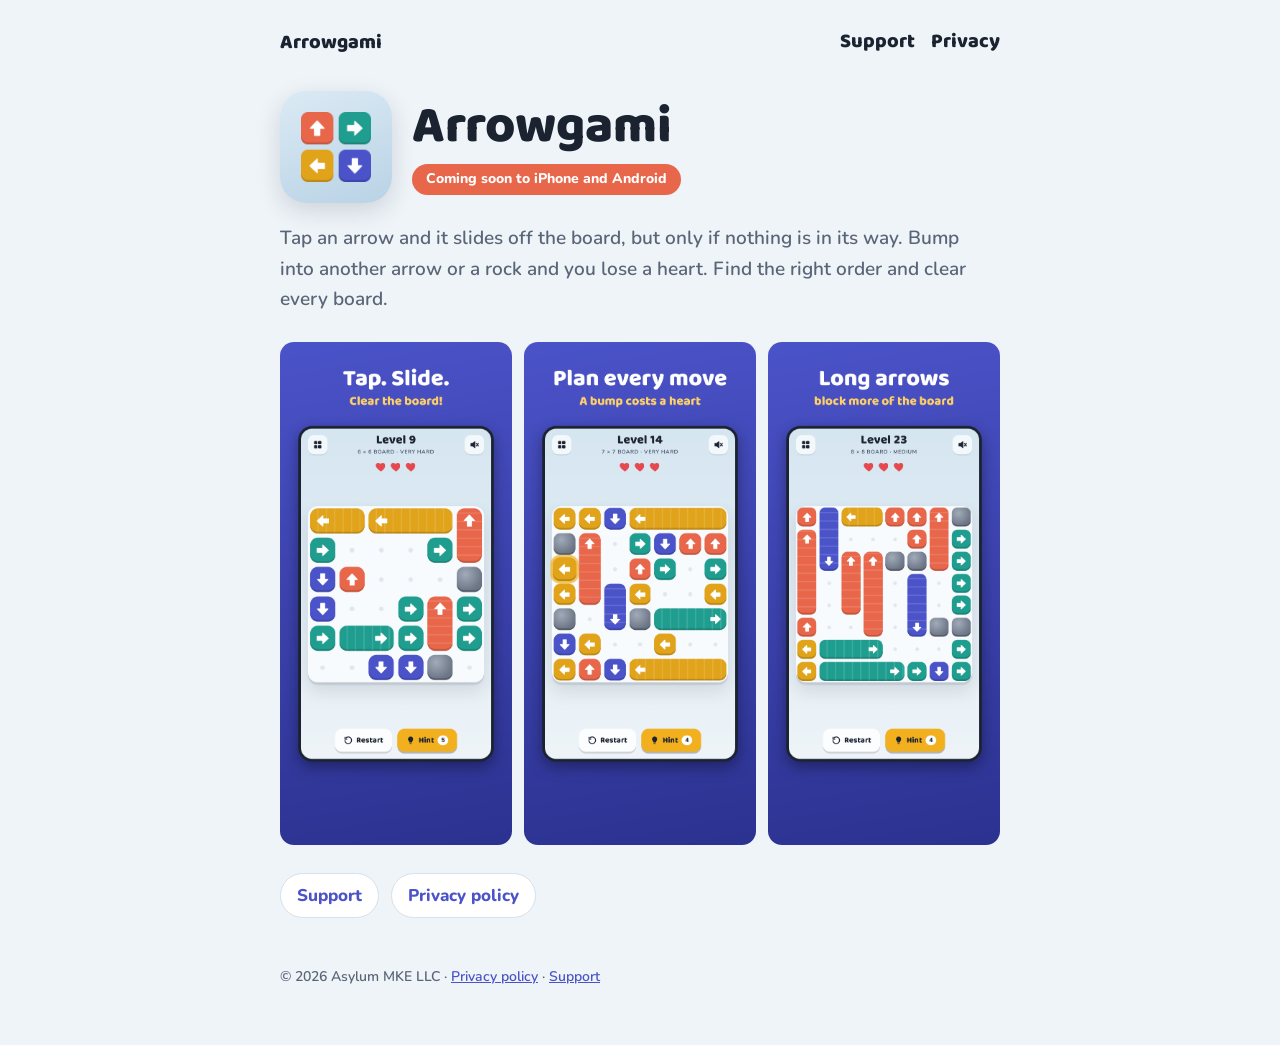
<file: index.html>
<!doctype html>
<html lang="en">
<head>
<meta charset="utf-8">
<meta name="viewport" content="width=device-width, initial-scale=1">
<title>Arrowgami</title>
<link rel="stylesheet" href="assets/site.css">
<link rel="icon" href="assets/arrowgami-icon.png">
</head>
<body>
<div class="wrap">
<header class="site"><a href="./">Arrowgami</a><nav><a href="support/">Support</a><a href="privacy/">Privacy</a></nav></header>
<div class="hero"><img src="assets/arrowgami-icon.png" alt="Arrowgami app icon"><div><h1>Arrowgami</h1><span class="badge">Coming soon to iPhone and Android</span></div></div>
<p class="lede">Tap an arrow and it slides off the board, but only if nothing is in its way. Bump into another arrow or a rock and you lose a heart. Find the right order and clear every board.</p>
<div class="shots"><img src="assets/arrowgami-shot-1.png" alt="A board of colored arrows mid-game"><img src="assets/arrowgami-shot-2.png" alt="A bigger board with a hint glowing"><img src="assets/arrowgami-shot-3.png" alt="Long arrows and rocks on a large board"></div>
<div class="links"><a href="support/">Support</a><a href="privacy/">Privacy policy</a></div>
<footer>© 2026 Asylum MKE LLC · <a href="privacy/">Privacy policy</a> · <a href="support/">Support</a></footer>
</div>
</body>
</html>
</file>
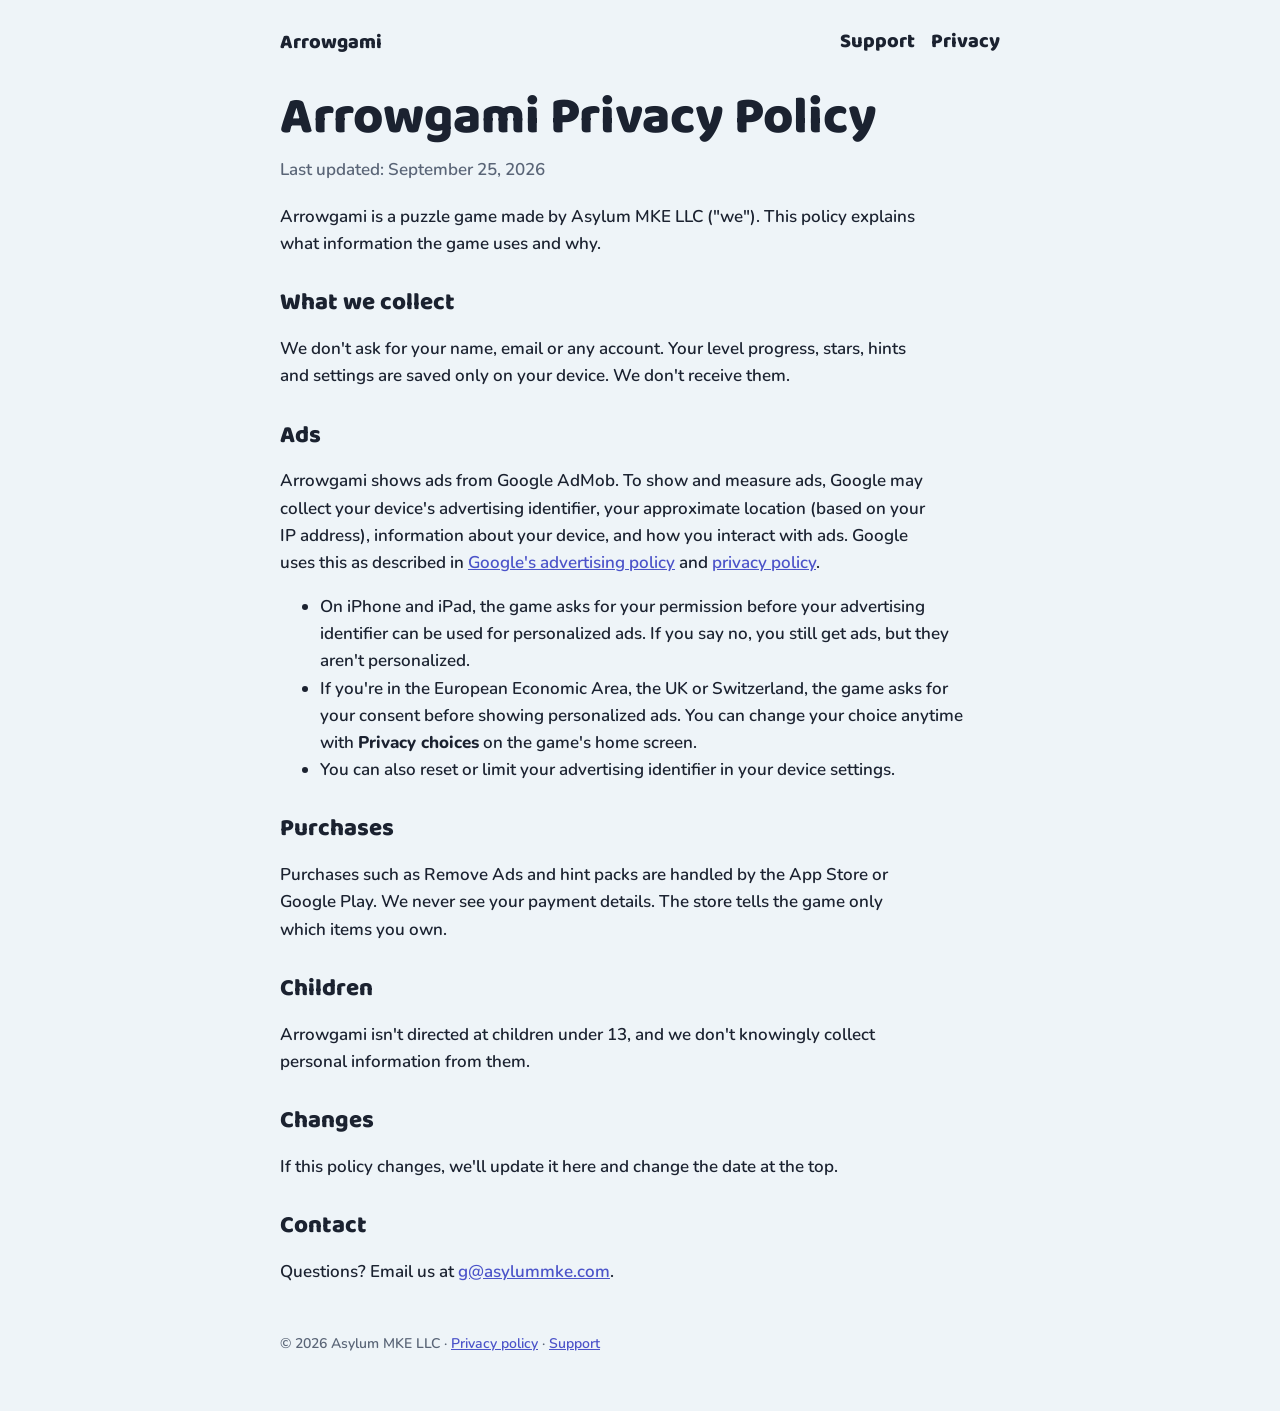
<file: privacy/index.html>
<!doctype html>
<html lang="en">
<head>
<meta charset="utf-8">
<meta name="viewport" content="width=device-width, initial-scale=1">
<title>Arrowgami Privacy Policy</title>
<link rel="stylesheet" href="../assets/site.css">
<link rel="icon" href="../assets/arrowgami-icon.png">
</head>
<body>
<div class="wrap">
<header class="site"><a href="../">Arrowgami</a><nav><a href="../support/">Support</a><a href="../privacy/">Privacy</a></nav></header>
<h1>Arrowgami Privacy Policy</h1>
<p class="updated">Last updated: September 25, 2026</p>

<p>Arrowgami is a puzzle game made by Asylum MKE LLC ("we"). This policy explains what information the game uses and why.</p>

<h2>What we collect</h2>
<p>We don't ask for your name, email or any account. Your level progress, stars, hints and settings are saved only on your device. We don't receive them.</p>

<h2>Ads</h2>
<p>Arrowgami shows ads from Google AdMob. To show and measure ads, Google may collect your device's advertising identifier, your approximate location (based on your IP address), information about your device, and how you interact with ads. Google uses this as described in <a href="https://policies.google.com/technologies/ads">Google's advertising policy</a> and <a href="https://policies.google.com/privacy">privacy policy</a>.</p>
<ul>
  <li>On iPhone and iPad, the game asks for your permission before your advertising identifier can be used for personalized ads. If you say no, you still get ads, but they aren't personalized.</li>
  <li>If you're in the European Economic Area, the UK or Switzerland, the game asks for your consent before showing personalized ads. You can change your choice anytime with <strong>Privacy choices</strong> on the game's home screen.</li>
  <li>You can also reset or limit your advertising identifier in your device settings.</li>
</ul>

<h2>Purchases</h2>
<p>Purchases such as Remove Ads and hint packs are handled by the App Store or Google Play. We never see your payment details. The store tells the game only which items you own.</p>

<h2>Children</h2>
<p>Arrowgami isn't directed at children under 13, and we don't knowingly collect personal information from them.</p>

<h2>Changes</h2>
<p>If this policy changes, we'll update it here and change the date at the top.</p>

<h2>Contact</h2>
<p>Questions? Email us at <a href="mailto:g@asylummke.com">g@asylummke.com</a>.</p>
<footer>© 2026 Asylum MKE LLC · <a href="../privacy/">Privacy policy</a> · <a href="../support/">Support</a></footer>
</div>
</body>
</html>
</file>
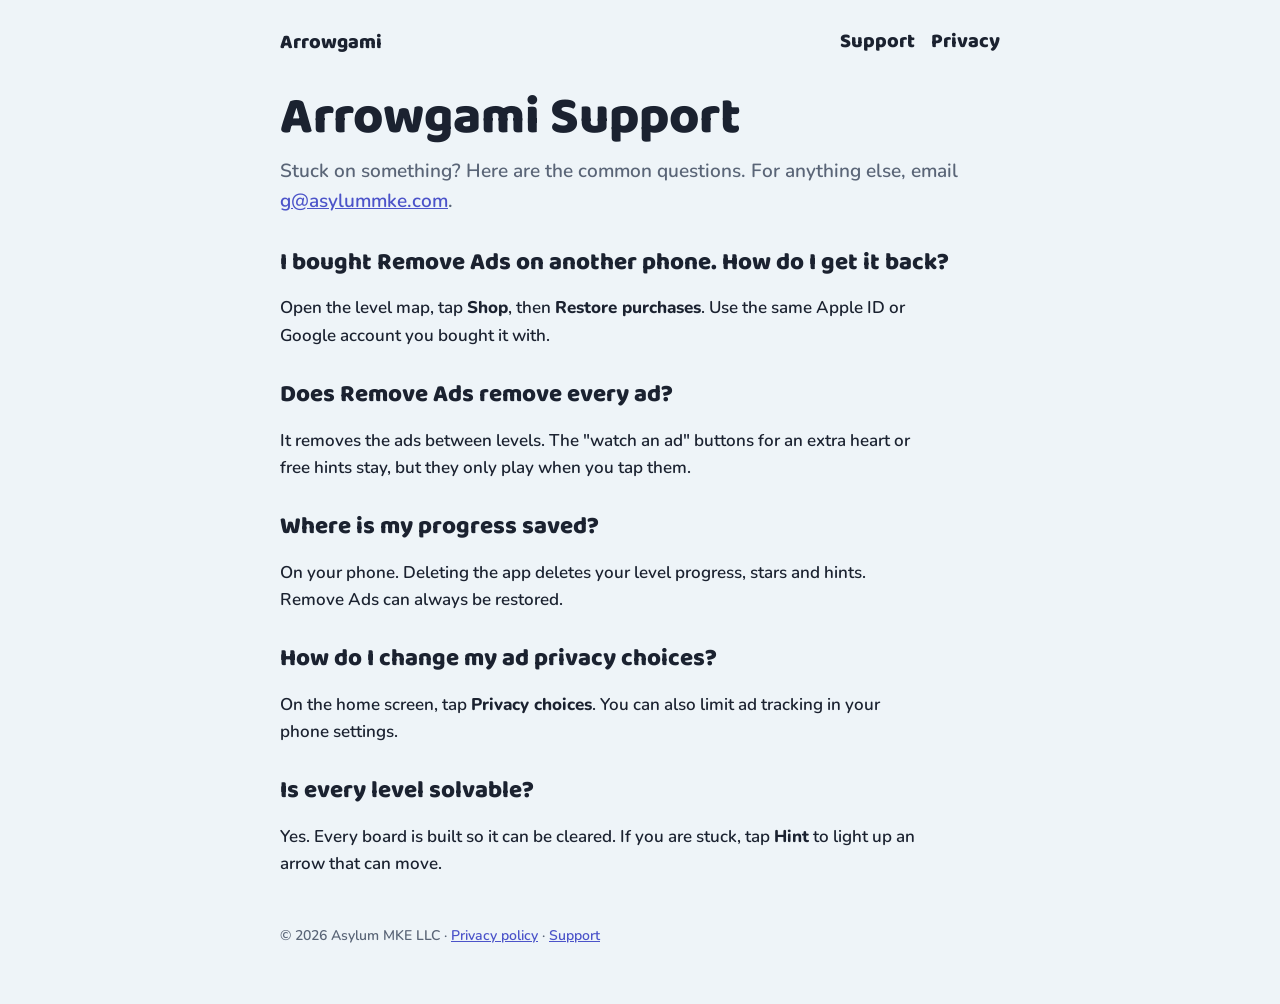
<file: support/index.html>
<!doctype html>
<html lang="en">
<head>
<meta charset="utf-8">
<meta name="viewport" content="width=device-width, initial-scale=1">
<title>Arrowgami Support</title>
<link rel="stylesheet" href="../assets/site.css">
<link rel="icon" href="../assets/arrowgami-icon.png">
</head>
<body>
<div class="wrap">
<header class="site"><a href="../">Arrowgami</a><nav><a href="../support/">Support</a><a href="../privacy/">Privacy</a></nav></header>
<h1>Arrowgami Support</h1>
<p class="lede">Stuck on something? Here are the common questions. For anything else, email <a href="mailto:g@asylummke.com">g@asylummke.com</a>.</p>
<h2>I bought Remove Ads on another phone. How do I get it back?</h2>
<p>Open the level map, tap <strong>Shop</strong>, then <strong>Restore purchases</strong>. Use the same Apple ID or Google account you bought it with.</p>
<h2>Does Remove Ads remove every ad?</h2>
<p>It removes the ads between levels. The "watch an ad" buttons for an extra heart or free hints stay, but they only play when you tap them.</p>
<h2>Where is my progress saved?</h2>
<p>On your phone. Deleting the app deletes your level progress, stars and hints. Remove Ads can always be restored.</p>
<h2>How do I change my ad privacy choices?</h2>
<p>On the home screen, tap <strong>Privacy choices</strong>. You can also limit ad tracking in your phone settings.</p>
<h2>Is every level solvable?</h2>
<p>Yes. Every board is built so it can be cleared. If you are stuck, tap <strong>Hint</strong> to light up an arrow that can move.</p>
<footer>© 2026 Asylum MKE LLC · <a href="../privacy/">Privacy policy</a> · <a href="../support/">Support</a></footer>
</div>
</body>
</html>
</file>
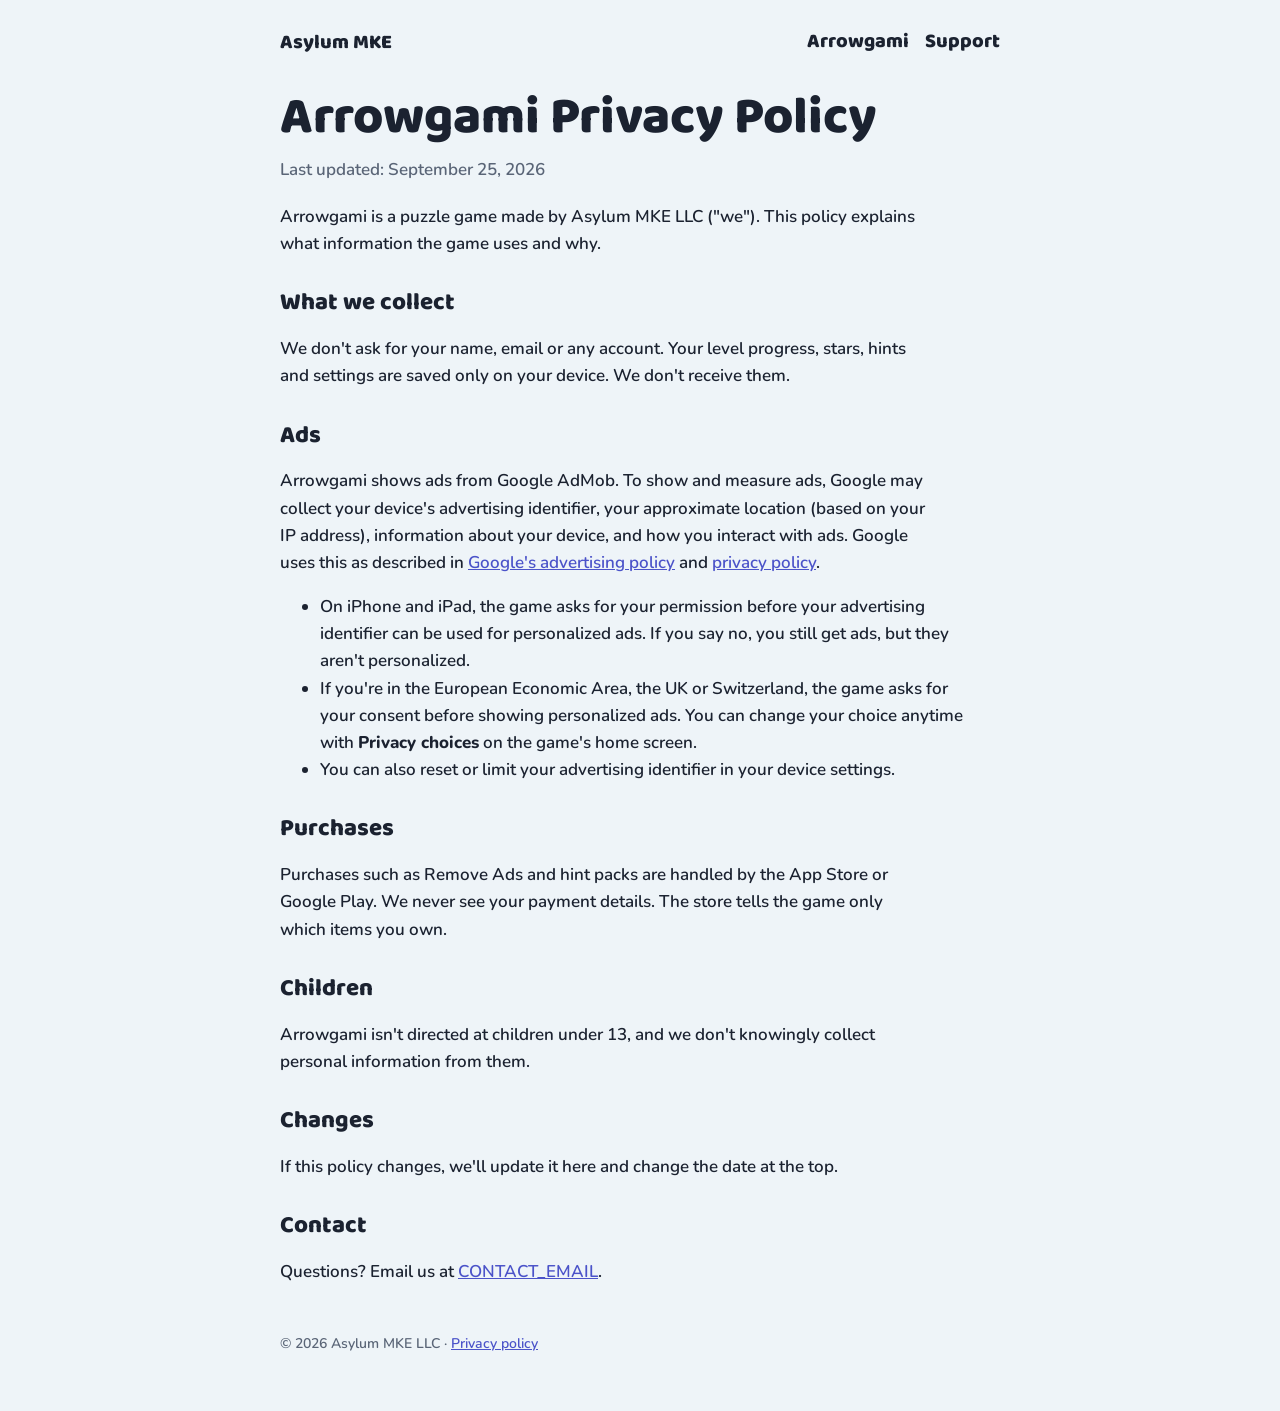
<file: arrowgami/privacy/index.html>
<!doctype html>
<html lang="en">
<head>
<meta charset="utf-8">
<meta name="viewport" content="width=device-width, initial-scale=1">
<title>Arrowgami Privacy Policy</title>
<link rel="stylesheet" href="../../assets/site.css">
<link rel="icon" href="../../assets/arrowgami-icon.png">
</head>
<body>
<div class="wrap">
<header class="site"><a href="../../">Asylum MKE</a><nav><a href="../../arrowgami/">Arrowgami</a><a href="../../arrowgami/support/">Support</a></nav></header>
<h1>Arrowgami Privacy Policy</h1>
<p class="updated">Last updated: September 25, 2026</p>

<p>Arrowgami is a puzzle game made by Asylum MKE LLC ("we"). This policy explains what information the game uses and why.</p>

<h2>What we collect</h2>
<p>We don't ask for your name, email or any account. Your level progress, stars, hints and settings are saved only on your device. We don't receive them.</p>

<h2>Ads</h2>
<p>Arrowgami shows ads from Google AdMob. To show and measure ads, Google may collect your device's advertising identifier, your approximate location (based on your IP address), information about your device, and how you interact with ads. Google uses this as described in <a href="https://policies.google.com/technologies/ads">Google's advertising policy</a> and <a href="https://policies.google.com/privacy">privacy policy</a>.</p>
<ul>
  <li>On iPhone and iPad, the game asks for your permission before your advertising identifier can be used for personalized ads. If you say no, you still get ads, but they aren't personalized.</li>
  <li>If you're in the European Economic Area, the UK or Switzerland, the game asks for your consent before showing personalized ads. You can change your choice anytime with <strong>Privacy choices</strong> on the game's home screen.</li>
  <li>You can also reset or limit your advertising identifier in your device settings.</li>
</ul>

<h2>Purchases</h2>
<p>Purchases such as Remove Ads and hint packs are handled by the App Store or Google Play. We never see your payment details. The store tells the game only which items you own.</p>

<h2>Children</h2>
<p>Arrowgami isn't directed at children under 13, and we don't knowingly collect personal information from them.</p>

<h2>Changes</h2>
<p>If this policy changes, we'll update it here and change the date at the top.</p>

<h2>Contact</h2>
<p>Questions? Email us at <a href="mailto:CONTACT_EMAIL">CONTACT_EMAIL</a>.</p>
<footer>© 2026 Asylum MKE LLC · <a href="../../arrowgami/privacy/">Privacy policy</a></footer>
</div>
</body>
</html>
</file>
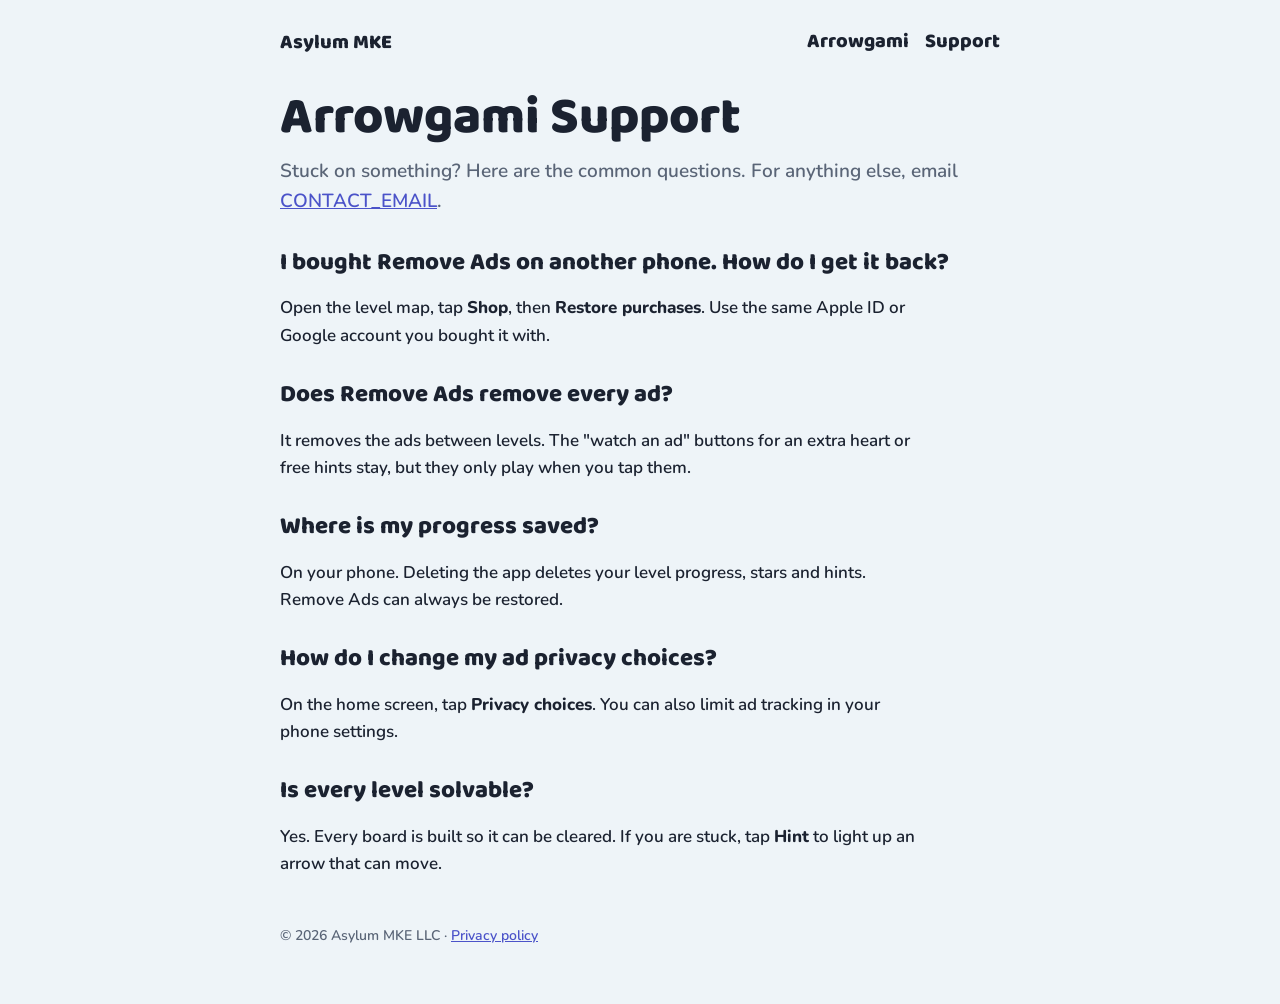
<file: arrowgami/support/index.html>
<!doctype html>
<html lang="en">
<head>
<meta charset="utf-8">
<meta name="viewport" content="width=device-width, initial-scale=1">
<title>Arrowgami Support</title>
<link rel="stylesheet" href="../../assets/site.css">
<link rel="icon" href="../../assets/arrowgami-icon.png">
</head>
<body>
<div class="wrap">
<header class="site"><a href="../../">Asylum MKE</a><nav><a href="../../arrowgami/">Arrowgami</a><a href="../../arrowgami/support/">Support</a></nav></header>
<h1>Arrowgami Support</h1>
<p class="lede">Stuck on something? Here are the common questions. For anything else, email <a href="mailto:CONTACT_EMAIL">CONTACT_EMAIL</a>.</p>
<h2>I bought Remove Ads on another phone. How do I get it back?</h2>
<p>Open the level map, tap <strong>Shop</strong>, then <strong>Restore purchases</strong>. Use the same Apple ID or Google account you bought it with.</p>
<h2>Does Remove Ads remove every ad?</h2>
<p>It removes the ads between levels. The "watch an ad" buttons for an extra heart or free hints stay, but they only play when you tap them.</p>
<h2>Where is my progress saved?</h2>
<p>On your phone. Deleting the app deletes your level progress, stars and hints. Remove Ads can always be restored.</p>
<h2>How do I change my ad privacy choices?</h2>
<p>On the home screen, tap <strong>Privacy choices</strong>. You can also limit ad tracking in your phone settings.</p>
<h2>Is every level solvable?</h2>
<p>Yes. Every board is built so it can be cleared. If you are stuck, tap <strong>Hint</strong> to light up an arrow that can move.</p>
<footer>© 2026 Asylum MKE LLC · <a href="../../arrowgami/privacy/">Privacy policy</a></footer>
</div>
</body>
</html>
</file>
<file: assets/site.css>
@font-face { font-family: "Baloo 2"; font-weight: 800; font-display: swap; src: url("baloo-2-latin-800-normal.woff2") format("woff2"); }
@font-face { font-family: "Nunito"; font-weight: 600; font-display: swap; src: url("nunito-latin-600-normal.woff2") format("woff2"); }
@font-face { font-family: "Nunito"; font-weight: 800; font-display: swap; src: url("nunito-latin-800-normal.woff2") format("woff2"); }
:root { --ink: #1b2230; --soft: #5a6577; --bg: #eef4f8; --card: #ffffff; --line: #d6e1ea; --coral: #e8664a; --indigo: #4b53c9; --display: "Baloo 2", "Trebuchet MS", system-ui, sans-serif; --body: "Nunito", system-ui, -apple-system, "Segoe UI", sans-serif; }
* { box-sizing: border-box; }
body { margin: 0; background: var(--bg); color: var(--ink); font: 600 17px/1.6 var(--body); }
.wrap { max-width: 760px; margin: 0 auto; padding-inline: 20px; padding-block: 28px 56px; }
header.site { display: flex; align-items: center; justify-content: space-between; gap: 12px; margin-bottom: 36px; }
header.site a { color: var(--ink); text-decoration: none; font: 800 20px/1 var(--display); }
nav a { color: var(--soft); text-decoration: none; font-weight: 800; font-size: 15px; margin-left: 16px; }
nav a:hover, nav a:focus-visible { color: var(--indigo); }
h1 { font: 800 clamp(34px, 7vw, 52px)/1.05 var(--display); margin: 0 0 10px; text-wrap: balance; }
h2 { font: 800 24px/1.2 var(--display); margin: 32px 0 6px; }
p, li { max-width: 65ch; }
a { color: var(--indigo); }
.lede { font-size: 19px; color: var(--soft); margin: 0 0 24px; }
.card { background: var(--card); border: 1px solid var(--line); border-radius: 20px; padding: 20px; }
.app { display: flex; gap: 18px; align-items: center; text-decoration: none; color: inherit; }
.app img { width: 84px; height: 84px; border-radius: 20px; flex: none; }
.app strong { display: block; font: 800 24px/1.1 var(--display); }
.app span { color: var(--soft); }
.hero { display: flex; gap: 20px; align-items: center; margin-bottom: 20px; }
.hero img { width: 112px; height: 112px; border-radius: 26px; flex: none; box-shadow: 0 8px 24px rgba(27,34,48,.15); }
.shots { display: grid; grid-template-columns: repeat(3, 1fr); gap: 12px; margin: 28px 0; }
.shots img { width: 100%; border-radius: 14px; }
.badge { display: inline-block; background: var(--coral); color: #fff; font-weight: 800; border-radius: 999px; padding: 4px 14px; font-size: 14px; }
.links { display: flex; gap: 12px; flex-wrap: wrap; margin-top: 12px; }
.links a { background: var(--card); border: 1px solid var(--line); border-radius: 999px; padding: 8px 16px; text-decoration: none; font-weight: 800; }
footer { margin-top: 48px; color: var(--soft); font-size: 14px; }
.updated { color: var(--soft); margin: 0 0 20px; }
@media (max-width: 520px) { .hero { flex-direction: column; align-items: flex-start; } .shots { grid-template-columns: repeat(3, 1fr); gap: 8px; } nav a { margin-left: 10px; } }
</file>
